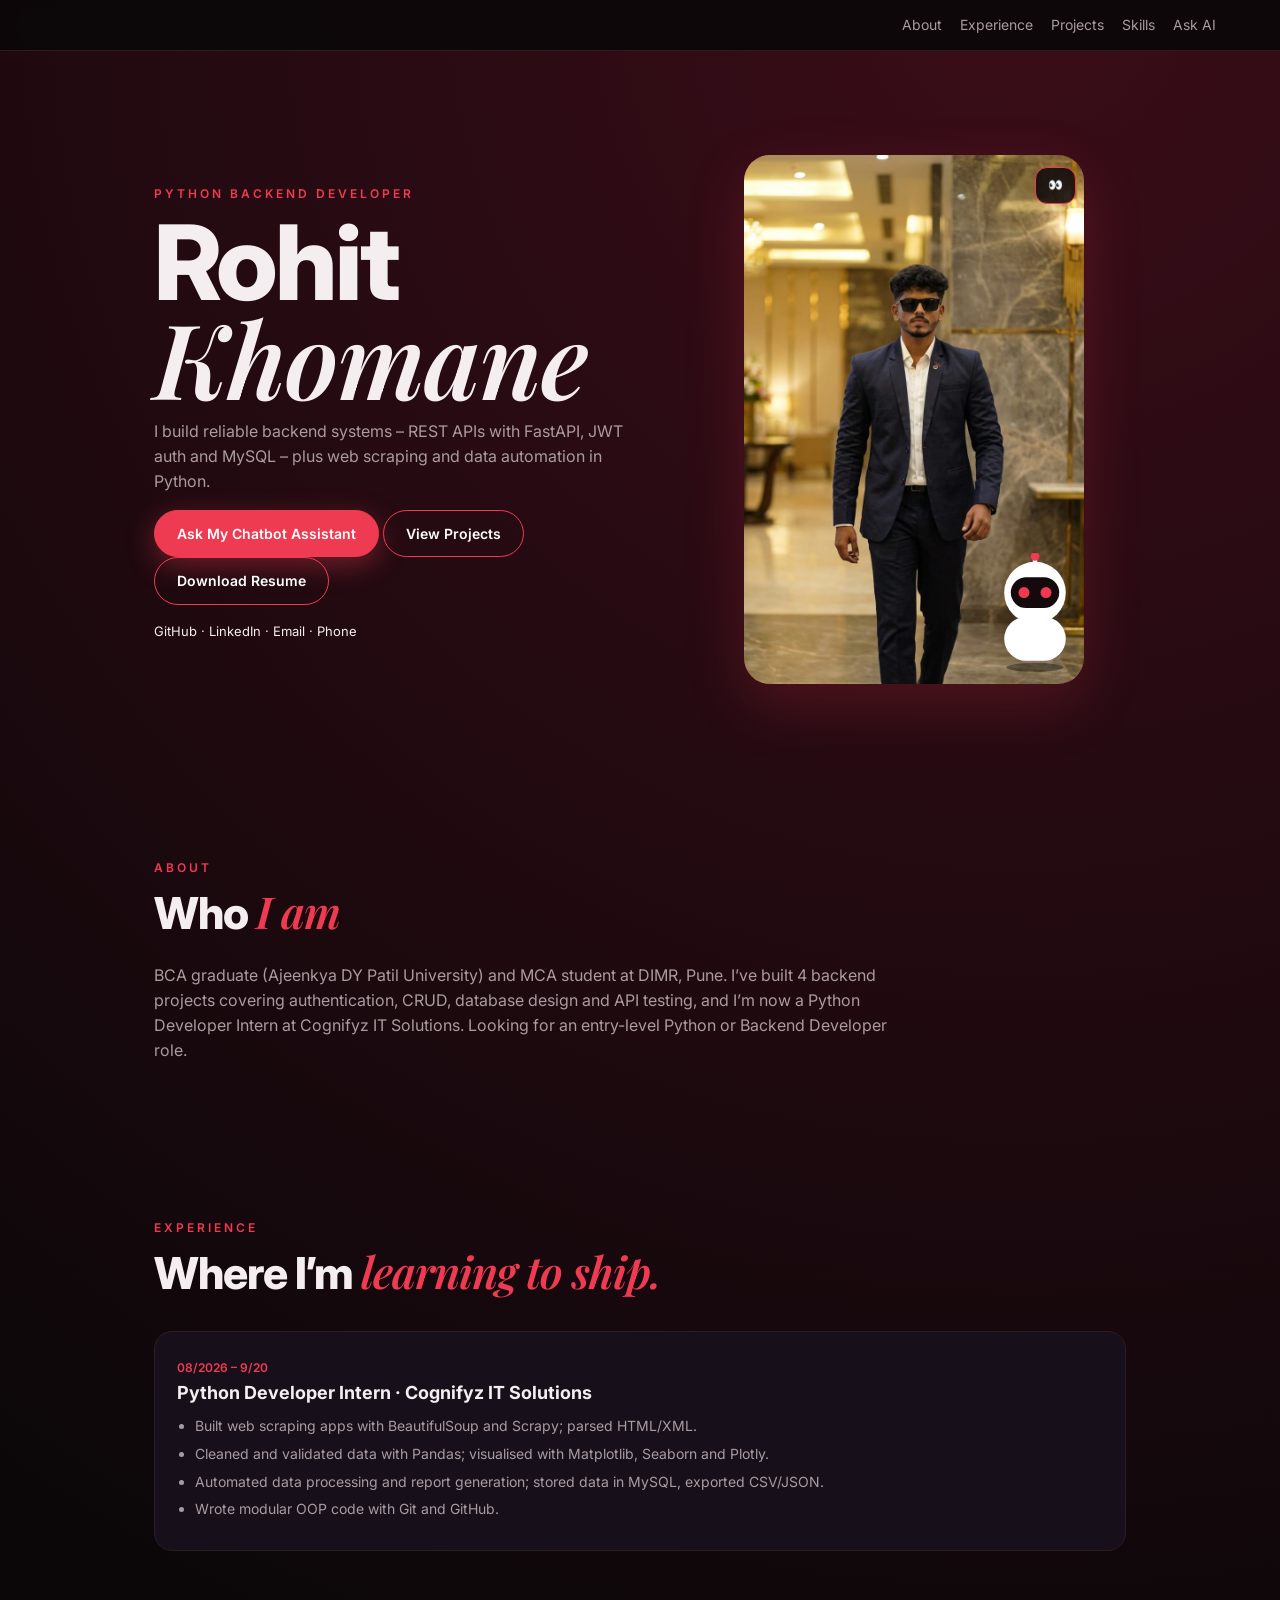
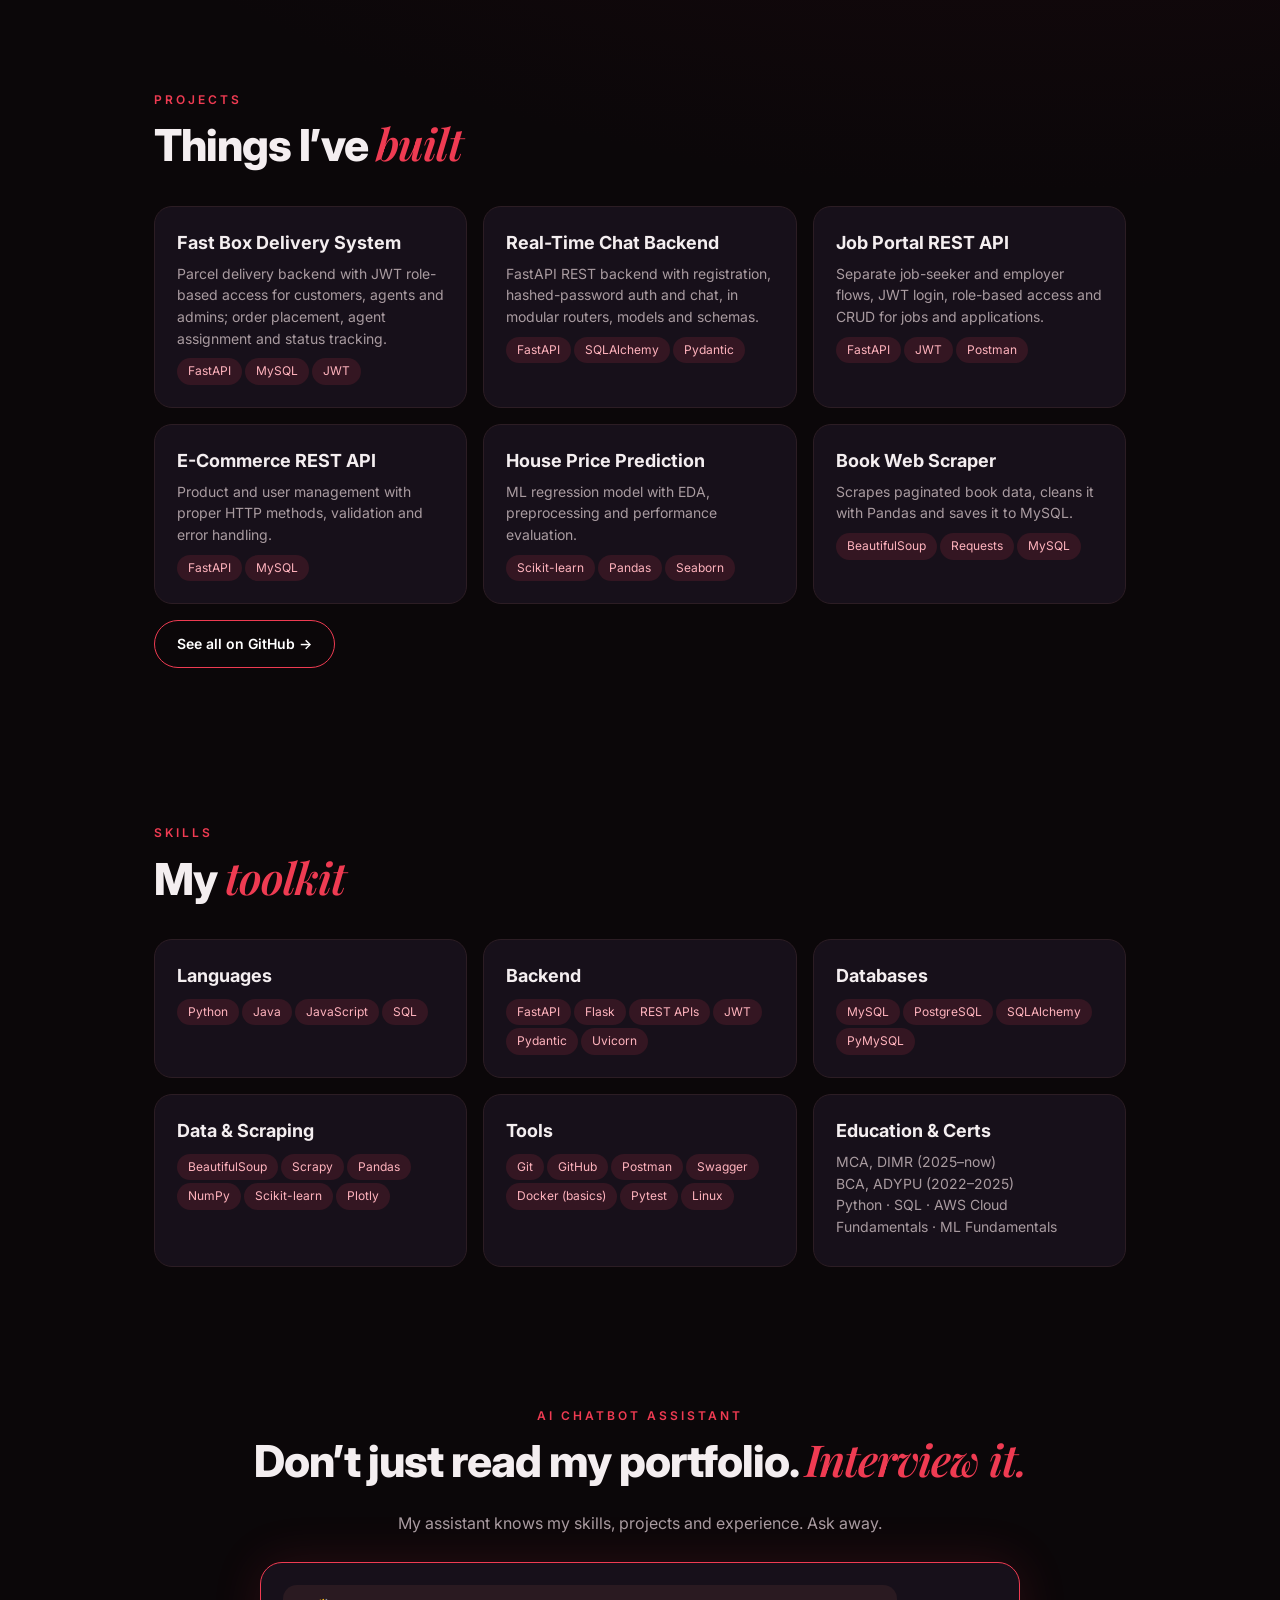
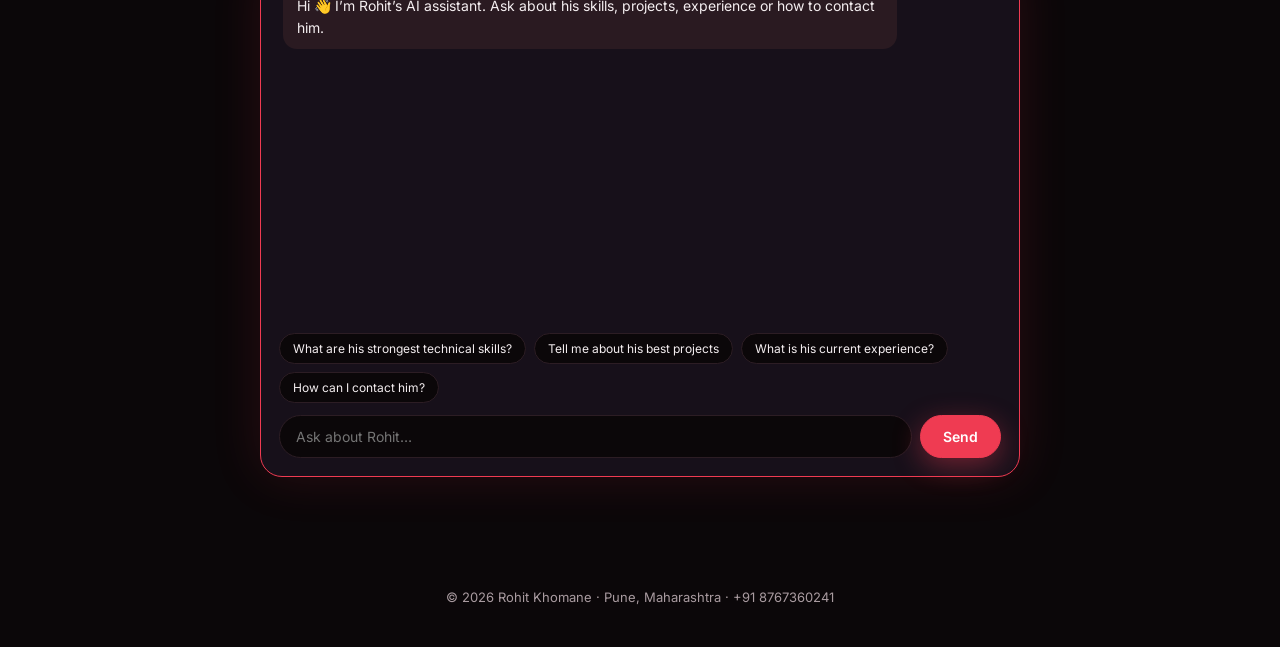
<file: index.html>
<!DOCTYPE html><html lang="en"><head><meta charset="utf-8"><title>Rohit Khomane – Python Backend Developer</title>
<meta name="viewport" content="width=device-width, initial-scale=1, viewport-fit=cover">
<link href="https://fonts.googleapis.com/css2?family=Inter:wght@400;600;800&family=Playfair+Display:ital,wght@1,600&display=swap" rel="stylesheet">
<link rel="stylesheet" href="style.css"></head><body>
<nav><b></b><div><a href="#about">About</a><a href="#exp">Experience</a><a href="#projects">Projects</a><a href="#skills">Skills</a><a href="#ask">Ask AI</a></div></nav>
<section class="hero" id="top"><div>
<div class="tag">Python Backend Developer</div>
<h1>Rohit<i>Khomane</i></h1>
<p style="color:var(--mu);max-width:470px">I build reliable backend systems – REST APIs with FastAPI, JWT auth and MySQL – plus web scraping and data automation in Python.</p>
<p><a class="btn p" href="#ask">Ask My Chatbot Assistant</a> <a class="btn" href="#projects">View Projects</a> <a class="btn" href="Rohit_Python_developer.pdf" download>Download Resume</a></p>
<p style="font-size:13px"><a href="https://github.com/rohit23322" target="_blank">GitHub</a> · <a href="https://linkedin.com/in/rohit-khomane-3036ba294" target="_blank">LinkedIn</a> · <a href="mailto:khomanerohit66@gmail.com">Email</a> · <a href="tel:8767360241">Phone</a></p></div>
<div class="ph"><img alt="Rohit Khomane" src="rohit.jpeg">
<div class="bub"> 👀</div>
<svg class="bot" viewBox="0 0 100 110"><ellipse cx="50" cy="104" rx="26" ry="4" fill="#0006"/><rect x="22" y="58" width="56" height="40" rx="20" fill="#fff"/><circle cx="50" cy="36" r="28" fill="#fff"/><rect x="28" y="22" width="44" height="28" rx="14" fill="#14090d"/><circle cx="40" cy="36" r="5" fill="#ef3b52"/><circle cx="60" cy="36" r="5" fill="#ef3b52"/><rect x="48" y="2" width="4" height="9" fill="#fff"/><circle cx="50" cy="3" r="4" fill="#ef3b52"/></svg></div></section>

<section id="about"><div class="tag">About</div><h2>Who <i>I am</i></h2>
<p style="color:var(--mu);max-width:760px">BCA graduate (Ajeenkya DY Patil University) and MCA student at DIMR, Pune. I’ve built 4 backend projects covering authentication, CRUD, database design and API testing, and I’m now a Python Developer Intern at Cognifyz IT Solutions. Looking for an entry-level Python or Backend Developer role.</p></section>

<section id="exp"><div class="tag">Experience</div><h2>Where I’m <i>learning to ship.</i></h2>
<div class="c" style="margin-top:24px"><span class="st">08/2026 – 9/20</span><h3>Python Developer Intern · Cognifyz IT Solutions</h3><ul>
<li>Built web scraping apps with BeautifulSoup and Scrapy; parsed HTML/XML.</li><li>Cleaned and validated data with Pandas; visualised with Matplotlib, Seaborn and Plotly.</li><li>Automated data processing and report generation; stored data in MySQL, exported CSV/JSON.</li><li>Wrote modular OOP code with Git and GitHub.</li></ul></div></section>

<section id="projects"><div class="tag">Projects</div><h2>Things I’ve <i>built</i></h2><div class="grid">
<div class="c"><h3>Fast Box Delivery System</h3><p>Parcel delivery backend with JWT role-based access for customers, agents and admins; order placement, agent assignment and status tracking.</p><div class="chips"><span>FastAPI</span><span>MySQL</span><span>JWT</span></div></div>
<div class="c"><h3>Real-Time Chat Backend</h3><p>FastAPI REST backend with registration, hashed-password auth and chat, in modular routers, models and schemas.</p><div class="chips"><span>FastAPI</span><span>SQLAlchemy</span><span>Pydantic</span></div></div>
<div class="c"><h3>Job Portal REST API</h3><p>Separate job-seeker and employer flows, JWT login, role-based access and CRUD for jobs and applications.</p><div class="chips"><span>FastAPI</span><span>JWT</span><span>Postman</span></div></div>
<div class="c"><h3>E-Commerce REST API</h3><p>Product and user management with proper HTTP methods, validation and error handling.</p><div class="chips"><span>FastAPI</span><span>MySQL</span></div></div>
<div class="c"><h3>House Price Prediction</h3><p>ML regression model with EDA, preprocessing and performance evaluation.</p><div class="chips"><span>Scikit-learn</span><span>Pandas</span><span>Seaborn</span></div></div>
<div class="c"><h3>Book Web Scraper</h3><p>Scrapes paginated book data, cleans it with Pandas and saves it to MySQL.</p><div class="chips"><span>BeautifulSoup</span><span>Requests</span><span>MySQL</span></div></div></div>
<p><a class="btn" href="https://github.com/rohit23322" target="_blank">See all on GitHub →</a></p></section>

<section id="skills"><div class="tag">Skills</div><h2>My <i>toolkit</i></h2><div class="grid">
<div class="c"><h3>Languages</h3><div class="chips"><span>Python</span><span>Java</span><span>JavaScript</span><span>SQL</span></div></div>
<div class="c"><h3>Backend</h3><div class="chips"><span>FastAPI</span><span>Flask</span><span>REST APIs</span><span>JWT</span><span>Pydantic</span><span>Uvicorn</span></div></div>
<div class="c"><h3>Databases</h3><div class="chips"><span>MySQL</span><span>PostgreSQL</span><span>SQLAlchemy</span><span>PyMySQL</span></div></div>
<div class="c"><h3>Data &amp; Scraping</h3><div class="chips"><span>BeautifulSoup</span><span>Scrapy</span><span>Pandas</span><span>NumPy</span><span>Scikit-learn</span><span>Plotly</span></div></div>
<div class="c"><h3>Tools</h3><div class="chips"><span>Git</span><span>GitHub</span><span>Postman</span><span>Swagger</span><span>Docker (basics)</span><span>Pytest</span><span>Linux</span></div></div>
<div class="c"><h3>Education &amp; Certs</h3><p>MCA, DIMR (2025–now)<br>BCA, ADYPU (2022–2025)<br>Python · SQL · AWS Cloud Fundamentals · ML Fundamentals</p></div></div></section>

<section id="ask"><div style="text-align:center"><div class="tag">AI Chatbot Assistant</div><h2>Don’t just read my portfolio. <i>Interview it.</i></h2>
<p style="color:var(--mu)">My assistant knows my skills, projects and experience. Ask away.</p></div>
<div class="chat"><div id="log"><div class="m b">Hi 👋 I’m Rohit’s AI assistant. Ask about his skills, projects, experience or how to contact him.</div></div>
<div class="q"><button>What are his strongest technical skills?</button><button>Tell me about his best projects</button><button>What is his current experience?</button><button>How can I contact him?</button></div>
<div class="in"><input id="inp" placeholder="Ask about Rohit…"><button class="btn p" id="send">Send</button></div></div></section>
<footer>© 2026 Rohit Khomane · Pune, Maharashtra · +91 8767360241</footer>
<script src="script.js"></script></body></html>
</file>
<file: style.css>
:root{--bg:#0b0709;--card:#17101a;--tx:#f4eef0;--mu:#a99ba0;--ac:#ef3b52;--bd:#2c1d24;box-sizing:border-box;padding-top:env(safe-area-inset-top,0px);padding-bottom:env(safe-area-inset-bottom,0px)}
html{scroll-behavior:smooth;scroll-padding-top:70px}
*{box-sizing:border-box}
body{margin:0;background:radial-gradient(circle at 80% 0,#3a0d18 0,var(--bg) 45%);color:var(--tx);font-family:Inter,system-ui,sans-serif;line-height:1.55}
a{color:inherit;text-decoration:none}
nav{position:sticky;top:env(safe-area-inset-top,0px);z-index:5;display:flex;justify-content:space-between;align-items:center;padding:14px 5vw;background:#0b0709e6;backdrop-filter:blur(8px);border-bottom:1px solid var(--bd)}
nav b{font-family:'Playfair Display',serif;font-style:italic;font-size:22px;color:var(--ac)}
nav div{display:flex;gap:18px;font-size:14px;color:var(--mu);overflow-x:auto}
section{padding:70px 5vw;max-width:1100px;margin:auto}
h2{font-size:clamp(28px,5vw,44px);margin:0 0 8px;font-weight:800;letter-spacing:-1px}
h2 i{font-family:'Playfair Display',serif;color:var(--ac);font-weight:600}
.tag{color:var(--ac);font-size:12px;letter-spacing:3px;font-weight:600;text-transform:uppercase}
.hero{display:grid;grid-template-columns:1.1fr .9fr;gap:30px;align-items:center;min-height:82vh}
.hero h1{font-size:clamp(52px,10vw,104px);line-height:.9;margin:12px 0;font-weight:800;letter-spacing:-3px}
.hero h1 i{display:block;font-family:'Playfair Display',serif;color:var(--tx);font-weight:600;letter-spacing:-1px}
.btn{display:inline-block;padding:12px 22px;border-radius:30px;font-weight:600;font-size:14px;border:1px solid var(--ac);cursor:pointer;color:#fff;background:transparent;font-family:inherit}
.btn.p{background:var(--ac);box-shadow:0 8px 28px #ef3b5266}
.ph{position:relative;border-radius:26px;overflow:hidden;background:linear-gradient(160deg,#b3203a,#4a0c1a);aspect-ratio:9/14;max-width:340px;margin:auto;box-shadow:0 20px 60px #ef3b5233}
.ph img{width:100%;height:100%;object-fit:cover;object-position:50% 20%;display:block}
.ov{position:absolute;inset:0;background:linear-gradient(180deg,#ef3b5222,transparent 40%,#4a0c1acc);mix-blend-mode:multiply;pointer-events:none}
.bub,.bot{z-index:2}
.bot{position:absolute;right:-6px;bottom:10px;width:110px;animation:fl 3s ease-in-out infinite}
@keyframes fl{50%{transform:translateY(-10px)}}
.bub{position:absolute;right:8px;top:12px;background:#0b0709d9;border:1px solid var(--ac);padding:8px 12px;border-radius:12px;font-size:12px;max-width:150px}
.grid{display:grid;grid-template-columns:repeat(auto-fit,minmax(250px,1fr));gap:16px;margin-top:26px}
.c{background:var(--card);border:1px solid var(--bd);border-radius:18px;padding:22px;transition:.25s}
.c:hover{border-color:var(--ac);transform:translateY(-4px)}
.c h3{margin:0 0 6px;font-size:18px}
.c p,.c li{color:var(--mu);font-size:14px;margin:6px 0}
.c ul{padding-left:18px;margin:8px 0}
.st{font-size:12px;color:var(--ac);font-weight:600}
.chips span{display:inline-block;background:#ef3b5222;color:#ffb3bd;border-radius:20px;padding:4px 11px;font-size:12px;margin:3px 3px 0 0}
.chat{background:var(--card);border:1px solid var(--ac);border-radius:22px;padding:18px;box-shadow:0 0 50px #ef3b5222;max-width:760px;margin:26px auto 0}
#log{height:340px;overflow-y:auto;display:flex;flex-direction:column;gap:10px;padding:4px}
.m{padding:10px 14px;border-radius:14px;font-size:14px;max-width:86%;white-space:pre-wrap}
.m.b{background:#2a1a21;align-self:flex-start}
.m.u{background:var(--ac);align-self:flex-end}
.q{display:flex;flex-wrap:wrap;gap:8px;margin:12px 0}
.q button{background:#0b0709;color:var(--tx);border:1px solid var(--bd);border-radius:20px;padding:7px 13px;font-size:12px;cursor:pointer;font-family:inherit}
.q button:hover{border-color:var(--ac)}
.in{display:flex;gap:8px}
.in input{flex:1;background:#0b0709;border:1px solid var(--bd);color:var(--tx);border-radius:24px;padding:12px 16px;font-size:14px;font-family:inherit}
footer{text-align:center;color:var(--mu);font-size:13px;padding:40px 5vw}
@media(max-width:760px){.hero{grid-template-columns:1fr;text-align:center}
.ph{max-width:300px}}
</file>
